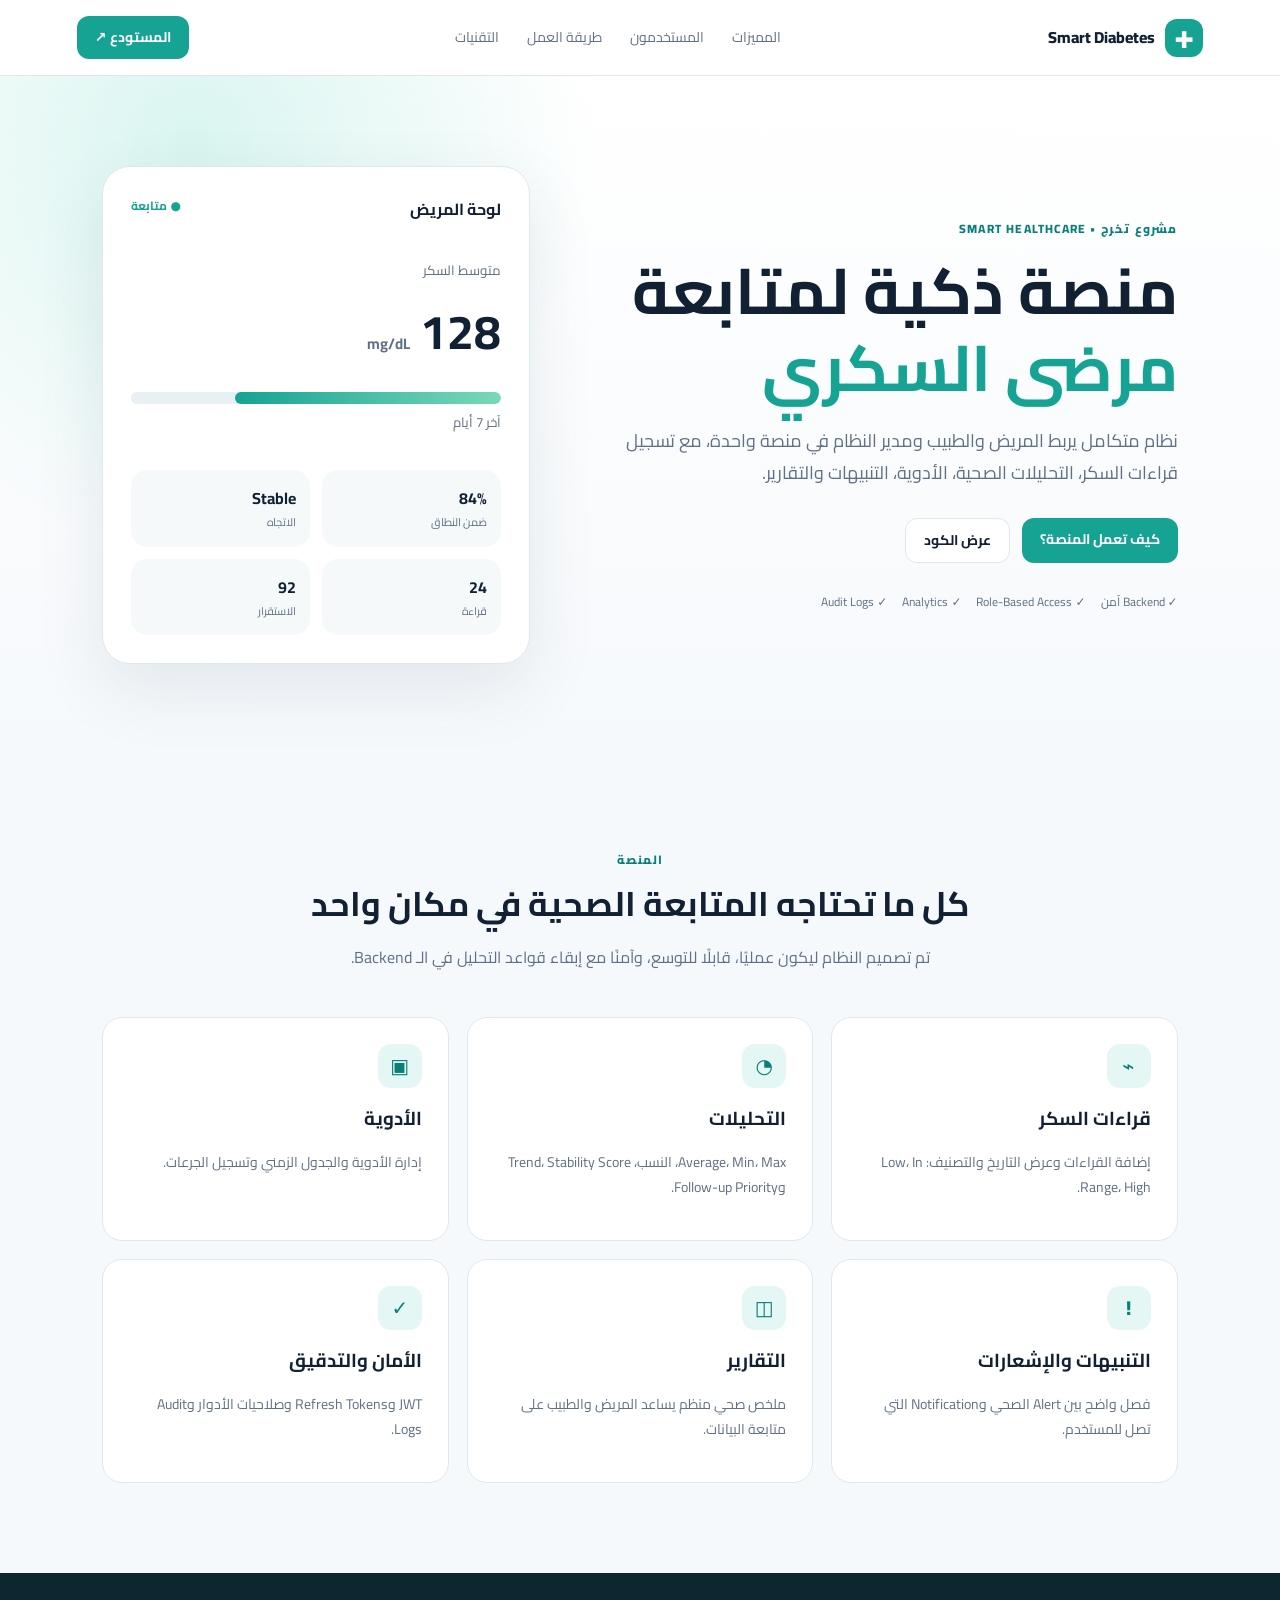
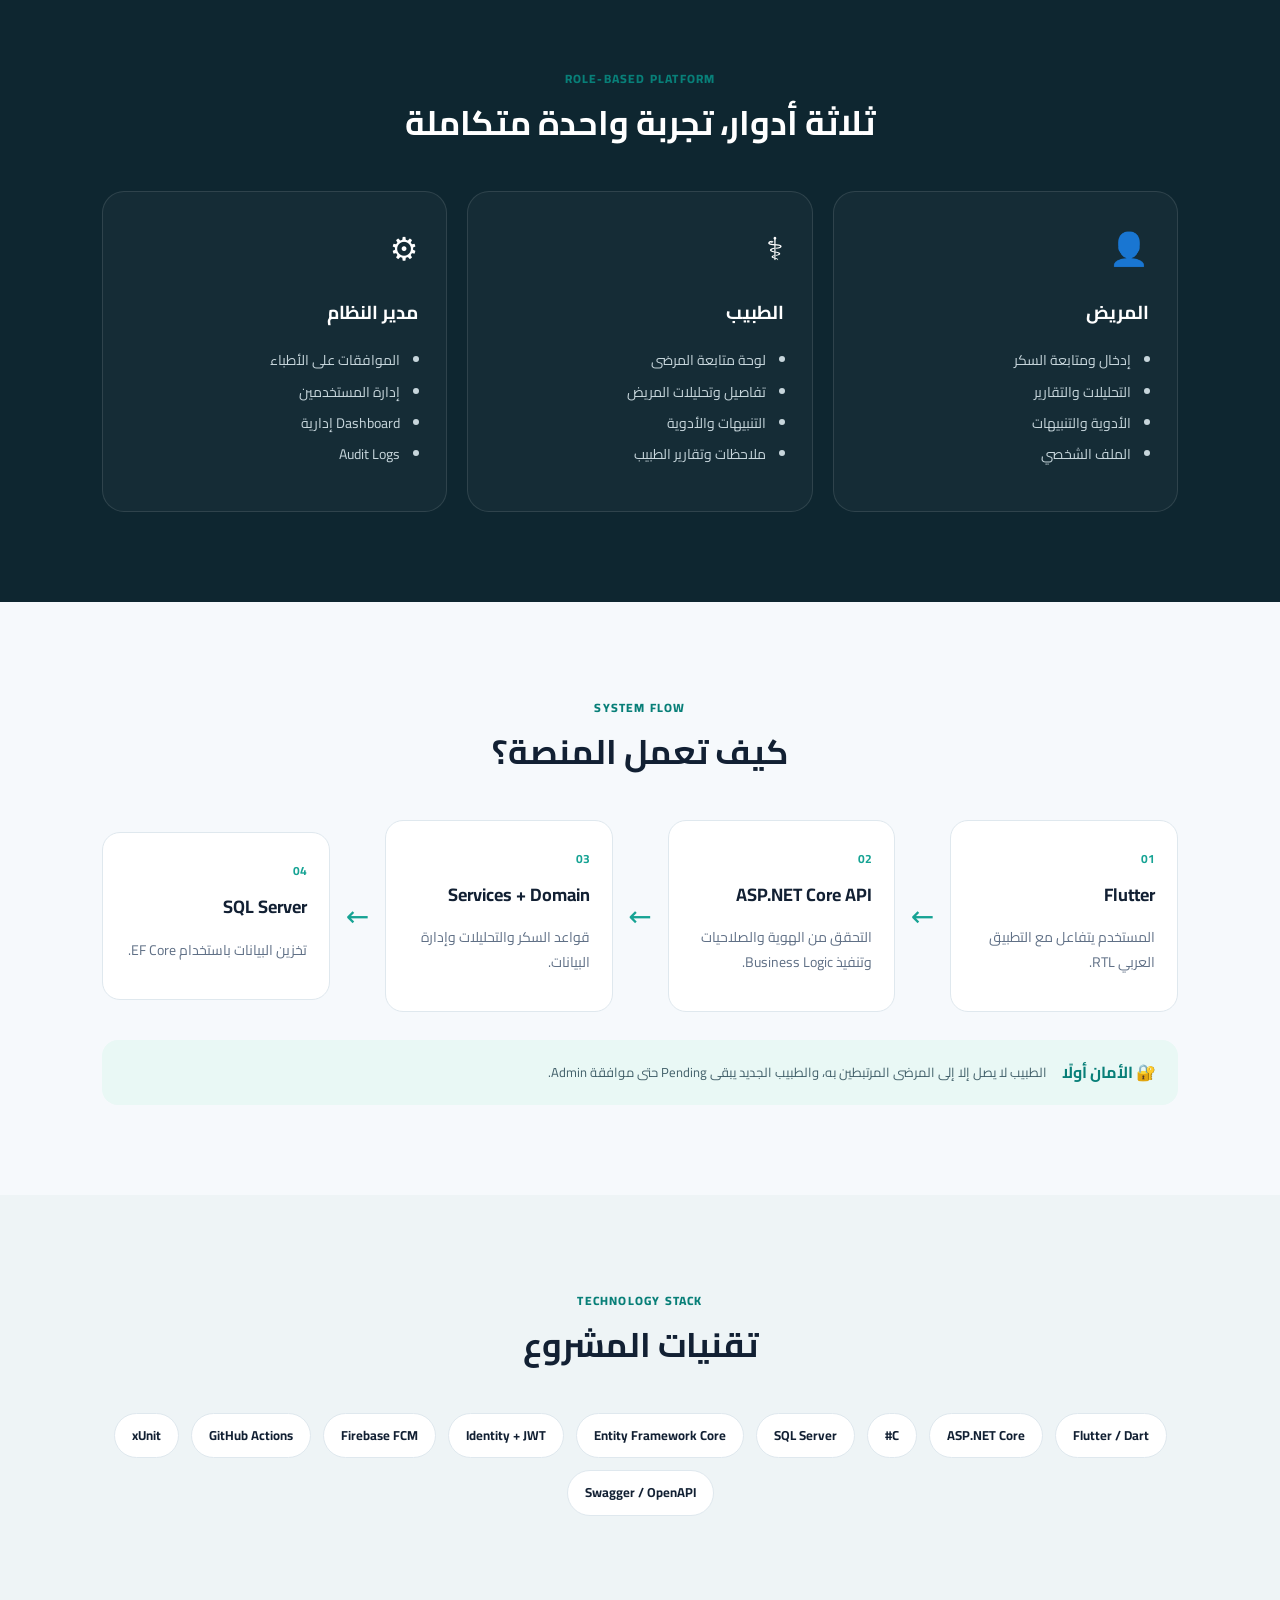
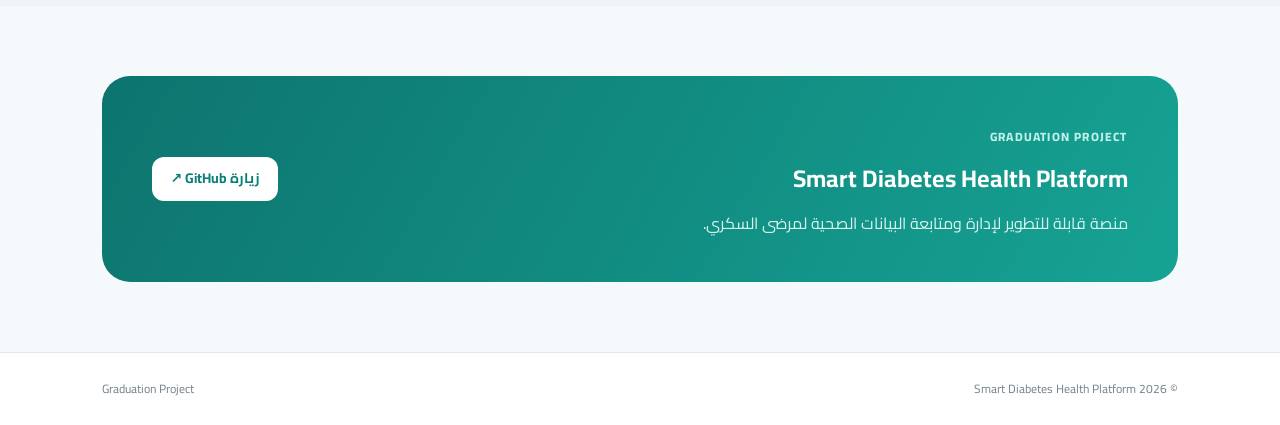
<file: docs/index.html>
<!doctype html>
<html lang="ar" dir="rtl">
<head>
<meta charset="utf-8">
<meta name="viewport" content="width=device-width,initial-scale=1">
<meta name="description" content="Smart Diabetes Health Platform — منصة ذكية لإدارة ومتابعة الحالة الصحية لمرضى السكري.">
<title>Smart Diabetes Health Platform</title>
<link rel="stylesheet" href="style.css">
  <!-- GitHub Pages deployment trigger -->
</head>
<body>
<header class="nav">
  <a class="brand" href="#home"><span class="logo">✚</span><span>Smart Diabetes</span></a>
  <nav>
    <a href="#features">المميزات</a><a href="#roles">المستخدمون</a><a href="#workflow">طريقة العمل</a><a href="#tech">التقنيات</a>
  </nav>
  <a class="nav-btn" href="https://github.com/hesham2006aboras2020-svg/smart-diabetes-health-platform" target="_blank" rel="noreferrer">المستودع ↗</a>
</header>

<main id="home">
<section class="hero">
  <div class="hero-copy">
    <div class="eyebrow">مشروع تخرج • Smart Healthcare</div>
    <h1>منصة ذكية لمتابعة <span>مرضى السكري</span></h1>
    <p>نظام متكامل يربط المريض والطبيب ومدير النظام في منصة واحدة، مع تسجيل قراءات السكر، التحليلات الصحية، الأدوية، التنبيهات والتقارير.</p>
    <div class="actions"><a class="primary" href="#workflow">كيف تعمل المنصة؟</a><a class="secondary" href="https://github.com/hesham2006aboras2020-svg/smart-diabetes-health-platform" target="_blank" rel="noreferrer">عرض الكود</a></div>
    <div class="trust"><span>✓ Backend آمن</span><span>✓ Role-Based Access</span><span>✓ Analytics</span><span>✓ Audit Logs</span></div>
  </div>
  <div class="hero-card">
    <div class="card-top"><span>لوحة المريض</span><span class="live">● متابعة</span></div>
    <div class="glucose"><small>متوسط السكر</small><strong>128 <i>mg/dL</i></strong><div class="meter"><b></b></div><small>آخر 7 أيام</small></div>
    <div class="mini-grid"><div><b>84%</b><span>ضمن النطاق</span></div><div><b>Stable</b><span>الاتجاه</span></div><div><b>24</b><span>قراءة</span></div><div><b>92</b><span>الاستقرار</span></div></div>
  </div>
</section>

<section id="features" class="section">
  <div class="section-head"><span class="eyebrow">المنصة</span><h2>كل ما تحتاجه المتابعة الصحية في مكان واحد</h2><p>تم تصميم النظام ليكون عمليًا، قابلًا للتوسع، وآمنًا مع إبقاء قواعد التحليل في الـ Backend.</p></div>
  <div class="features">
    <article><span class="icon">⌁</span><h3>قراءات السكر</h3><p>إضافة القراءات وعرض التاريخ والتصنيف: Low، In Range، High.</p></article>
    <article><span class="icon">◔</span><h3>التحليلات</h3><p>Average، Min، Max، النسب، Trend، Stability Score وFollow-up Priority.</p></article>
    <article><span class="icon">▣</span><h3>الأدوية</h3><p>إدارة الأدوية والجدول الزمني وتسجيل الجرعات.</p></article>
    <article><span class="icon">!</span><h3>التنبيهات والإشعارات</h3><p>فصل واضح بين Alert الصحي وNotification التي تصل للمستخدم.</p></article>
    <article><span class="icon">◫</span><h3>التقارير</h3><p>ملخص صحي منظم يساعد المريض والطبيب على متابعة البيانات.</p></article>
    <article><span class="icon">✓</span><h3>الأمان والتدقيق</h3><p>JWT وRefresh Tokens وصلاحيات الأدوار وAudit Logs.</p></article>
  </div>
</section>

<section id="roles" class="section dark-section">
  <div class="section-head"><span class="eyebrow">Role-Based Platform</span><h2>ثلاثة أدوار، تجربة واحدة متكاملة</h2></div>
  <div class="roles">
    <article><div class="role-icon">👤</div><h3>المريض</h3><ul><li>إدخال ومتابعة السكر</li><li>التحليلات والتقارير</li><li>الأدوية والتنبيهات</li><li>الملف الشخصي</li></ul></article>
    <article><div class="role-icon">⚕</div><h3>الطبيب</h3><ul><li>لوحة متابعة المرضى</li><li>تفاصيل وتحليلات المريض</li><li>التنبيهات والأدوية</li><li>ملاحظات وتقارير الطبيب</li></ul></article>
    <article><div class="role-icon">⚙</div><h3>مدير النظام</h3><ul><li>الموافقات على الأطباء</li><li>إدارة المستخدمين</li><li>Dashboard إدارية</li><li>Audit Logs</li></ul></article>
  </div>
</section>

<section id="workflow" class="section">
  <div class="section-head"><span class="eyebrow">System Flow</span><h2>كيف تعمل المنصة؟</h2></div>
  <div class="flow">
    <div><b>01</b><h3>Flutter</h3><p>المستخدم يتفاعل مع التطبيق العربي RTL.</p></div><div class="arrow">←</div>
    <div><b>02</b><h3>ASP.NET Core API</h3><p>التحقق من الهوية والصلاحيات وتنفيذ Business Logic.</p></div><div class="arrow">←</div>
    <div><b>03</b><h3>Services + Domain</h3><p>قواعد السكر والتحليلات وإدارة البيانات.</p></div><div class="arrow">←</div>
    <div><b>04</b><h3>SQL Server</h3><p>تخزين البيانات باستخدام EF Core.</p></div>
  </div>
  <div class="security"><strong>🔐 الأمان أولًا</strong><span>الطبيب لا يصل إلا إلى المرضى المرتبطين به، والطبيب الجديد يبقى Pending حتى موافقة Admin.</span></div>
</section>

<section id="tech" class="section tech-section">
  <div class="section-head"><span class="eyebrow">Technology Stack</span><h2>تقنيات المشروع</h2></div>
  <div class="stack"><span>Flutter / Dart</span><span>ASP.NET Core</span><span>C#</span><span>SQL Server</span><span>Entity Framework Core</span><span>Identity + JWT</span><span>Firebase FCM</span><span>GitHub Actions</span><span>xUnit</span><span>Swagger / OpenAPI</span></div>
</section>

<section class="cta">
  <div><span class="eyebrow">Graduation Project</span><h2>Smart Diabetes Health Platform</h2><p>منصة قابلة للتطوير لإدارة ومتابعة البيانات الصحية لمرضى السكري.</p></div>
  <a class="primary" href="https://github.com/hesham2006aboras2020-svg/smart-diabetes-health-platform" target="_blank" rel="noreferrer">زيارة GitHub ↗</a>
</section>
</main>
<footer><span>© 2026 Smart Diabetes Health Platform</span><span>Graduation Project</span></footer>
</body></html>
</file>
<file: docs/style.css>
@import url('https://fonts.googleapis.com/css2?family=Cairo:wght@400;500;600;700;800&display=swap');
:root{--bg:#f6f9fc;--card:#fff;--ink:#122033;--muted:#607086;--primary:#16a394;--primary2:#087f78;--line:#dfe8ee;--dark:#0e2630}
*{box-sizing:border-box}html{scroll-behavior:smooth}body{margin:0;background:var(--bg);color:var(--ink);font-family:Cairo,system-ui,sans-serif;line-height:1.8}.nav{height:76px;display:flex;align-items:center;justify-content:space-between;padding:0 6%;background:#fff;border-bottom:1px solid var(--line);position:sticky;top:0;z-index:10}.brand{display:flex;gap:10px;align-items:center;text-decoration:none;color:var(--ink);font-weight:800}.logo{display:grid;place-items:center;width:38px;height:38px;border-radius:12px;background:var(--primary);color:#fff;font-size:23px}.nav nav{display:flex;gap:28px}.nav nav a{color:var(--muted);text-decoration:none;font-size:14px}.nav-btn,.primary,.secondary{border-radius:12px;padding:9px 18px;text-decoration:none;font-weight:700;font-size:14px}.nav-btn,.primary{background:var(--primary);color:#fff}.secondary{border:1px solid var(--line);color:var(--ink);background:#fff}.hero{min-height:650px;padding:90px 8%;display:grid;grid-template-columns:1.15fr .85fr;gap:70px;align-items:center;background:radial-gradient(circle at 15% 10%,#d9f5f0 0,transparent 32%),linear-gradient(180deg,#fff,var(--bg))}.eyebrow{text-transform:uppercase;letter-spacing:1.2px;color:var(--primary2);font-weight:800;font-size:12px}.hero h1{font-size:clamp(38px,5vw,66px);line-height:1.2;margin:14px 0}.hero h1 span{color:var(--primary)}.hero p{font-size:18px;color:var(--muted);max-width:680px}.actions{display:flex;gap:12px;margin:28px 0}.trust{display:flex;gap:15px;flex-wrap:wrap;color:#607086;font-size:12px}.hero-card{background:#fff;border:1px solid var(--line);border-radius:28px;padding:28px;box-shadow:0 25px 70px #17384a18}.card-top{display:flex;justify-content:space-between;font-weight:700}.live{color:var(--primary);font-size:12px}.glucose{margin:35px 0}.glucose small{display:block;color:var(--muted)}.glucose strong{font-size:48px;display:block;margin:5px 0}.glucose i{font-size:15px;color:var(--muted);font-style:normal}.meter{height:12px;background:#e8f0f3;border-radius:20px;overflow:hidden;margin:18px 0 7px}.meter b{display:block;width:72%;height:100%;background:linear-gradient(90deg,var(--primary),#7ad8b9);border-radius:20px}.mini-grid{display:grid;grid-template-columns:1fr 1fr;gap:12px}.mini-grid div{background:#f5f9fa;border-radius:16px;padding:14px}.mini-grid b,.mini-grid span{display:block}.mini-grid span{font-size:11px;color:var(--muted)}.section{padding:90px 8%}.section-head{text-align:center;max-width:760px;margin:0 auto 45px}.section h2{font-size:34px;line-height:1.35;margin:8px 0}.section-head p{color:var(--muted)}.features{display:grid;grid-template-columns:repeat(3,1fr);gap:18px}.features article{background:#fff;border:1px solid var(--line);border-radius:20px;padding:26px}.icon{display:grid;place-items:center;width:44px;height:44px;background:#e5f7f4;color:var(--primary2);border-radius:13px;font-size:20px;font-weight:800}.features h3{margin:14px 0 4px}.features p,.roles li,.flow p{color:var(--muted);font-size:14px}.dark-section{background:var(--dark);color:#fff}.roles{display:grid;grid-template-columns:repeat(3,1fr);gap:20px}.roles article{border:1px solid #ffffff1c;background:#ffffff08;border-radius:22px;padding:28px}.role-icon{font-size:32px}.roles ul{padding-right:18px}.roles li{color:#c7d6dc;margin:6px 0}.flow{display:grid;grid-template-columns:1fr 35px 1fr 35px 1fr 35px 1fr;align-items:center;gap:10px}.flow>div:not(.arrow){background:#fff;border:1px solid var(--line);padding:22px;border-radius:18px}.flow b{color:var(--primary);font-size:12px}.flow h3{font-size:18px;margin:7px 0}.arrow{font-size:28px;color:var(--primary);text-align:center}.security{margin-top:28px;padding:18px 22px;border-radius:16px;background:#e9f8f5;display:flex;gap:15px;align-items:center}.security strong{color:var(--primary2)}.security span{color:#42606a;font-size:13px}.tech-section{background:#eef4f6}.stack{display:flex;flex-wrap:wrap;justify-content:center;gap:12px}.stack span{background:#fff;border:1px solid var(--line);padding:10px 17px;border-radius:999px;font-weight:700;font-size:13px}.cta{margin:70px 8%;padding:45px 50px;border-radius:28px;background:linear-gradient(120deg,#0d746e,#16a394);color:#fff;display:flex;align-items:center;justify-content:space-between;gap:30px}.cta .eyebrow{color:#bff1e8}.cta h2{margin:8px 0}.cta p{margin:0;color:#d9f5f0}.cta .primary{background:#fff;color:var(--primary2);white-space:nowrap}footer{display:flex;justify-content:space-between;padding:25px 8%;color:#73818b;font-size:12px;background:#fff;border-top:1px solid var(--line)}
@media(max-width:900px){.nav nav{display:none}.hero{grid-template-columns:1fr;padding-top:60px}.features,.roles{grid-template-columns:1fr 1fr}.flow{grid-template-columns:1fr;}.arrow{transform:rotate(-90deg)}.cta{flex-direction:column;align-items:flex-start}}
@media(max-width:600px){.nav{padding:0 4%}.nav-btn{display:none}.hero,.section{padding-left:5%;padding-right:5%}.features,.roles{grid-template-columns:1fr}.hero h1{font-size:40px}.hero p{font-size:16px}.cta{margin:40px 5%;padding:30px}footer{padding:20px 5%;flex-direction:column;gap:5px}}
</file>
